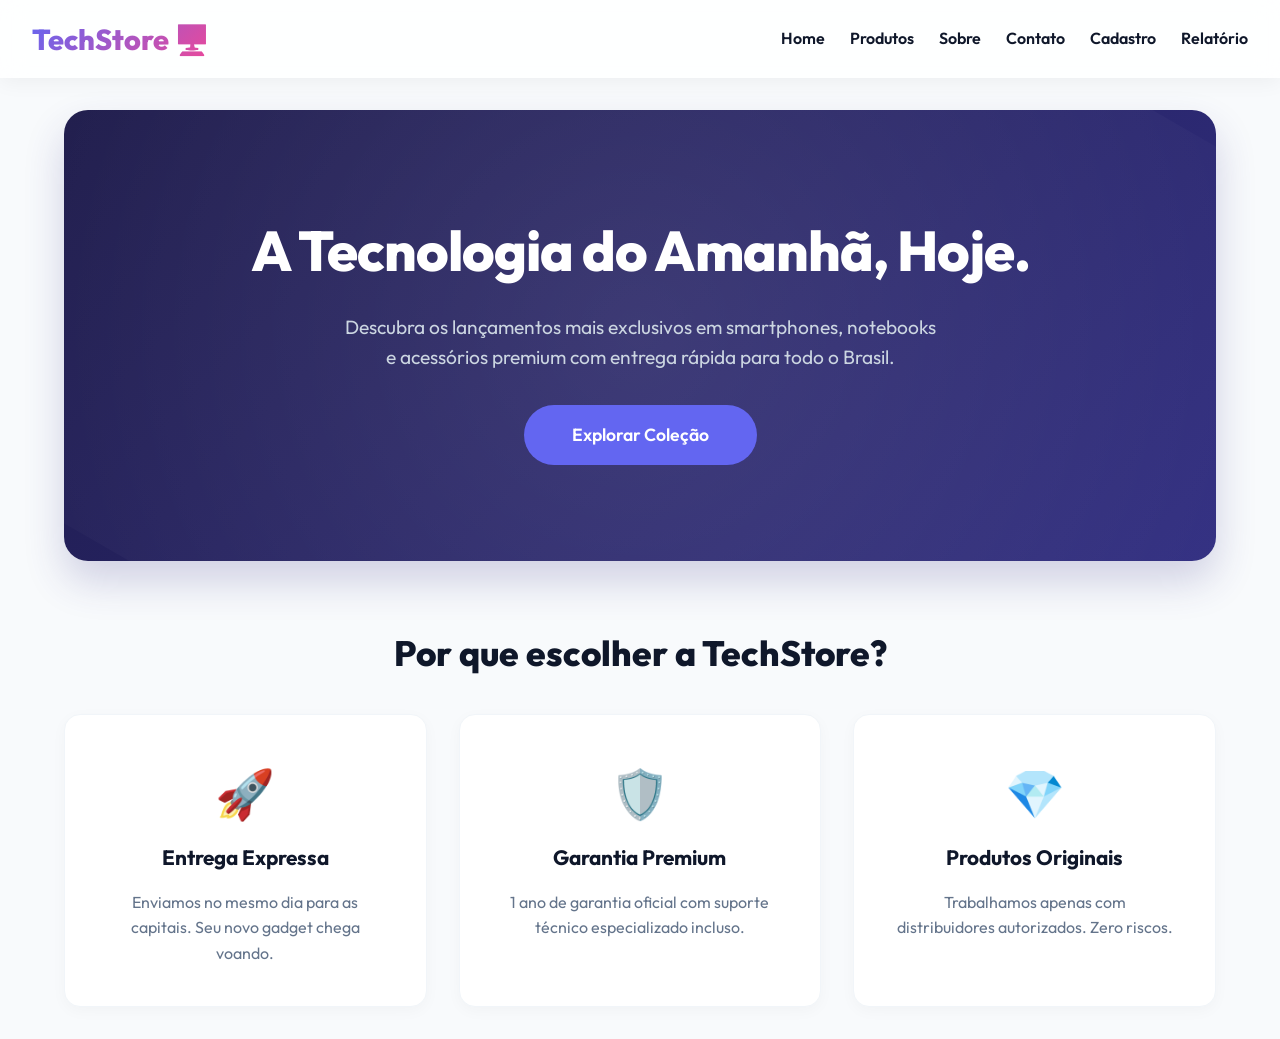
<file: index.html>
<!DOCTYPE html>
<html lang="pt-br">
<head>
    <meta charset="UTF-8">
    <meta name="viewport" content="width=device-width, initial-scale=1.0">
    <title>TechStore - Tecnologia Premium</title>
    <link rel="stylesheet" href="css/style.css">
</head>
<body>
    <header>
        <h1>TechStore 🖥️</h1>
        <nav>
            <ul>
                <li><a href="index.html">Home</a></li>
                <li><a href="produtos.html">Produtos</a></li>
                <li><a href="sobre.html">Sobre</a></li>
                <li><a href="contato.html">Contato</a></li>
                <li><a href="cadastro.html">Cadastro</a></li>
                <li><a href="relatorio.html">Relatório</a></li>
            </ul>
        </nav>
    </header>

    <div class="container">
        <div class="hero">
            <h2>A Tecnologia do Amanhã, Hoje.</h2>
            <p>Descubra os lançamentos mais exclusivos em smartphones, notebooks e acessórios premium com entrega rápida para todo o Brasil.</p>
            <a href="produtos.html" class="btn-primary">Explorar Coleção</a>
        </div>
        
        <h2 style="text-align: center; margin-top: 4rem;">Por que escolher a TechStore?</h2>
        <div class="grid-valores" style="margin-top: 2rem;">
            <div class="card-valor">
                <h1 style="font-size: 3rem; margin-bottom: 10px;">🚀</h1>
                <h3>Entrega Expressa</h3>
                <p style="color: var(--gray);">Enviamos no mesmo dia para as capitais. Seu novo gadget chega voando.</p>
            </div>
            <div class="card-valor">
                <h1 style="font-size: 3rem; margin-bottom: 10px;">🛡️</h1>
                <h3>Garantia Premium</h3>
                <p style="color: var(--gray);">1 ano de garantia oficial com suporte técnico especializado incluso.</p>
            </div>
            <div class="card-valor">
                <h1 style="font-size: 3rem; margin-bottom: 10px;">💎</h1>
                <h3>Produtos Originais</h3>
                <p style="color: var(--gray);">Trabalhamos apenas com distribuidores autorizados. Zero riscos.</p>
            </div>
        </div>
    </div>
</body>
</html>
</file>
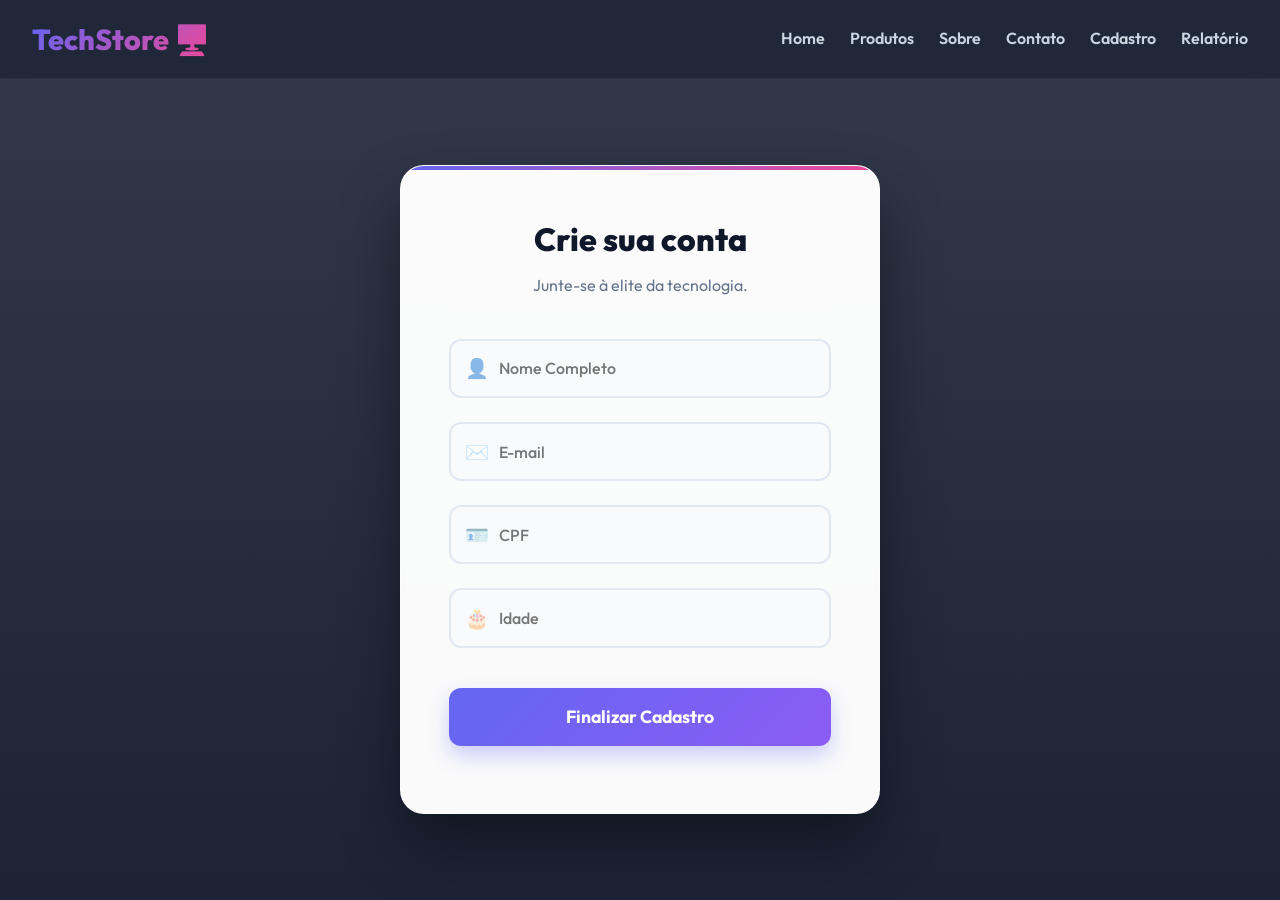
<file: cadastro.html>
<!DOCTYPE html>
<html lang="pt-br">
<head>
    <meta charset="UTF-8">
    <meta name="viewport" content="width=device-width, initial-scale=1.0">
    <title>Cadastro - TechStore</title>
    <link rel="stylesheet" href="css/style.css">
</head>
<body class="page-cadastro">
    <header>
        <h1>TechStore 🖥️</h1>
        <nav>
            <ul>
                <li><a href="index.html">Home</a></li>
                <li><a href="produtos.html">Produtos</a></li>
                <li><a href="sobre.html">Sobre</a></li>
                <li><a href="contato.html">Contato</a></li>
                <li><a href="cadastro.html">Cadastro</a></li>
                <li><a href="relatorio.html">Relatório</a></li>
            </ul>
        </nav>
    </header>

    <div class="cadastro-container">
        <div class="cadastro-card">
            <h2>Crie sua conta</h2>
            <p class="subtitulo">Junte-se à elite da tecnologia.</p>
            
            <form id="formCadastro">
                <div class="input-group">
                    <input type="text" name="nome" placeholder="Nome Completo" required>
                    <span class="icon">👤</span>
                </div>
                <div class="input-group">
                    <input type="email" name="email" placeholder="E-mail" required>
                    <span class="icon">✉️</span>
                </div>
                <div class="input-group">
                    <input type="text" name="cpf" placeholder="CPF" required>
                    <span class="icon">🪪</span>
                </div>
                <div class="input-group">
                    <input type="number" name="idade" placeholder="Idade" min="18" required>
                    <span class="icon">🎂</span>
                </div>
                <button type="submit">Finalizar Cadastro</button>
                <p id="msg"></p>
            </form>
        </div>
    </div>

    <script>
        document.getElementById('formCadastro').addEventListener('submit', async (e) => {
            e.preventDefault(); 
            const form = e.target;
            const msg = document.getElementById('msg');
            
            if (!form.nome.value || !form.email.value || !form.cpf.value || !form.idade.value) {
                msg.style.color = "#ef4444";
                msg.textContent = "Por favor, preencha todos os campos!";
                return;
            }

            const dados = new FormData(form);
            try {
                // Link do Railway correto
                const resposta = await fetch('https://projeto-loja-eletronicos-ads-production.up.railway.app/cadastrar.php', { method: 'POST', body: dados });
                const json = await resposta.json();
                
                msg.style.color = json.ok ? "#10b981" : "#ef4444";
                msg.textContent = json.msg;
                if (json.ok) form.reset(); 
            } catch (erro) {
                msg.style.color = "#ef4444";
                msg.textContent = "Erro de conexão. Tente novamente em instantes.";
            }
        });
    </script>
</body>
</html>
</file>
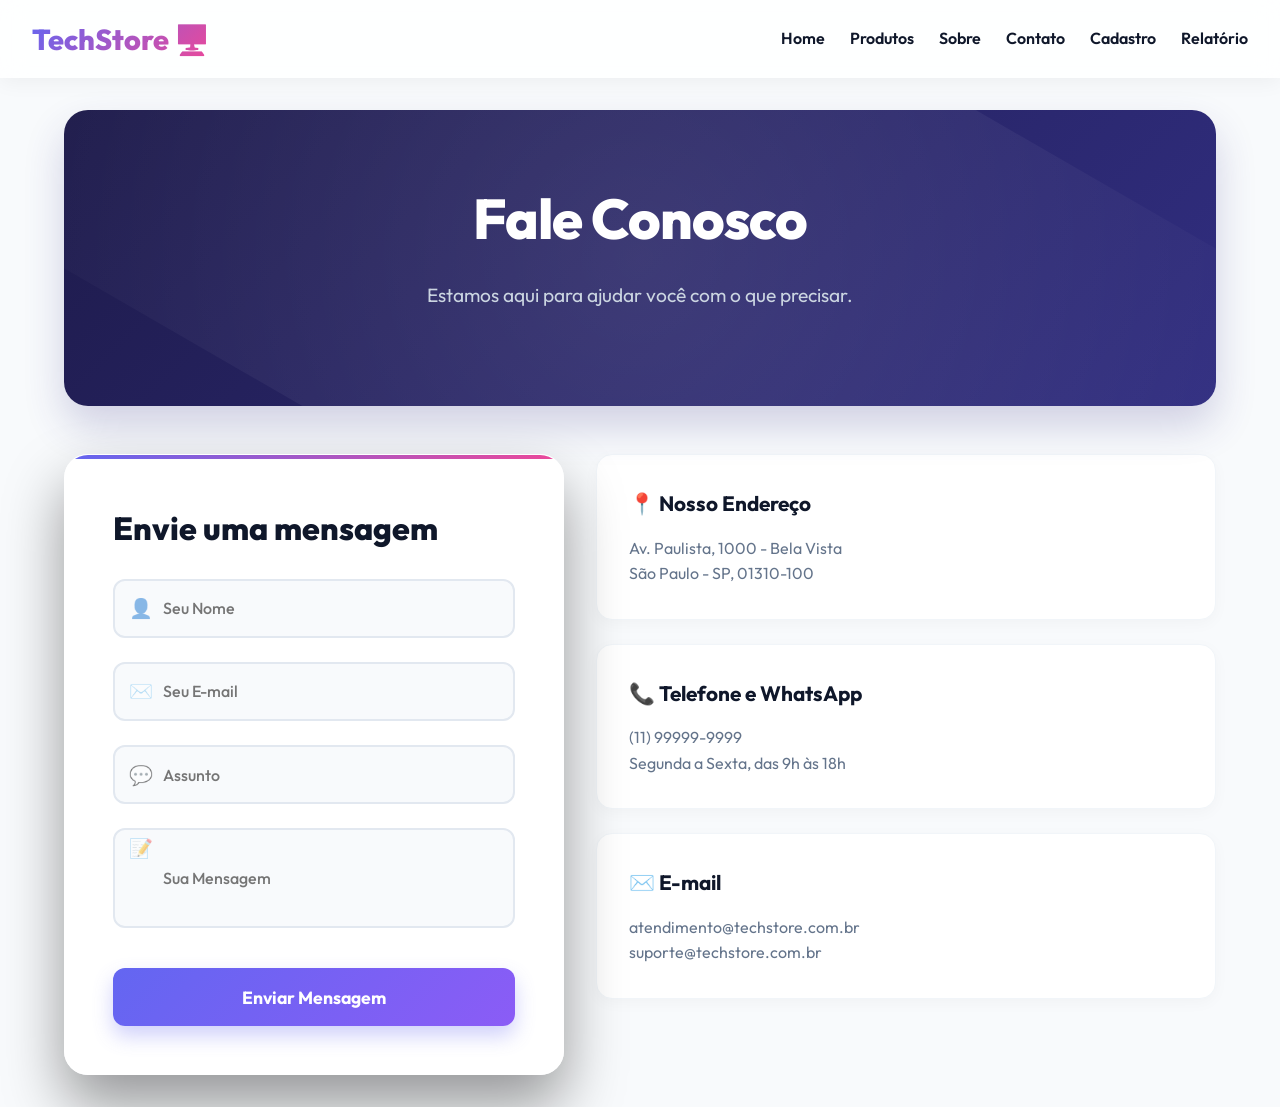
<file: contato.html>
<!DOCTYPE html>
<html lang="pt-br">
<head>
    <meta charset="UTF-8">
    <meta name="viewport" content="width=device-width, initial-scale=1.0">
    <title>Contato - TechStore</title>
    <link rel="stylesheet" href="css/style.css">
</head>
<body>
    <header>
        <h1>TechStore 🖥️</h1>
        <nav>
            <ul>
                <li><a href="index.html">Home</a></li>
                <li><a href="produtos.html">Produtos</a></li>
                <li><a href="sobre.html">Sobre</a></li>
                <li><a href="contato.html">Contato</a></li>
                <li><a href="cadastro.html">Cadastro</a></li>
                <li><a href="relatorio.html">Relatório</a></li>
            </ul>
        </nav>
    </header>

    <div class="container">
        <div class="hero" style="padding: 4rem 1rem;">
            <h2>Fale Conosco</h2>
            <p>Estamos aqui para ajudar você com o que precisar.</p>
        </div>

        <div style="display: flex; gap: 2rem; flex-wrap: wrap; justify-content: center;">
            <!-- Formulário de Contato -->
            <div class="cadastro-card" style="max-width: 500px; margin: 0; animation: none;">
                <h2 style="text-align: left; margin-bottom: 1.5rem;">Envie uma mensagem</h2>
                
                <form id="formContato">
                    <div class="input-group">
                        <input type="text" placeholder="Seu Nome" required>
                        <span class="icon">👤</span>
                    </div>
                    <div class="input-group">
                        <input type="email" placeholder="Seu E-mail" required>
                        <span class="icon">✉️</span>
                    </div>
                    <div class="input-group">
                        <input type="text" placeholder="Assunto" required>
                        <span class="icon">💬</span>
                    </div>
                    <div class="input-group">
                        <input type="text" placeholder="Sua Mensagem" required style="height: 100px;">
                        <span class="icon" style="top: 20px;">📝</span>
                    </div>
                    <button type="submit">Enviar Mensagem</button>
                    
                    <!-- A nova mensagem de sucesso -->
                    <div id="msgContato" style="display: none; margin-top: 1.5rem; padding: 1rem; background: #dcfce7; color: #166534; border-radius: 8px; text-align: center; font-weight: 600; border: 1px solid #bbf7d0;">
                        ✅ Mensagem enviada com sucesso! Entraremos em contato em breve.
                    </div>
                </form>
            </div>

            <!-- Informações de Contato -->
            <div style="flex: 1; min-width: 300px; display: flex; flex-direction: column; gap: 1.5rem;">
                <div class="card-valor" style="text-align: left; padding: 2rem;">
                    <h3>📍 Nosso Endereço</h3>
                    <p style="color: var(--gray);">Av. Paulista, 1000 - Bela Vista<br>São Paulo - SP, 01310-100</p>
                </div>
                <div class="card-valor" style="text-align: left; padding: 2rem;">
                    <h3>📞 Telefone e WhatsApp</h3>
                    <p style="color: var(--gray);">(11) 99999-9999<br>Segunda a Sexta, das 9h às 18h</p>
                </div>
                <div class="card-valor" style="text-align: left; padding: 2rem;">
                    <h3>✉️ E-mail</h3>
                    <p style="color: var(--gray);">atendimento@techstore.com.br<br>suporte@techstore.com.br</p>
                </div>
            </div>
        </div>
    </div>

    <!-- Script para fazer a mensagem aparecer sem pular a tela -->
    <script>
        document.getElementById('formContato').addEventListener('submit', function(e) {
            e.preventDefault(); // Impede o envio real e o recarregamento da página
            const msg = document.getElementById('msgContato');
            
            this.reset(); // Limpa os campos do formulário
            
            // Mostra a mensagem e some depois de 4 segundos
            msg.style.display = 'block';
            setTimeout(() => {
                msg.style.display = 'none';
            }, 4000);
        });
    </script>
</body>
</html>
</file>
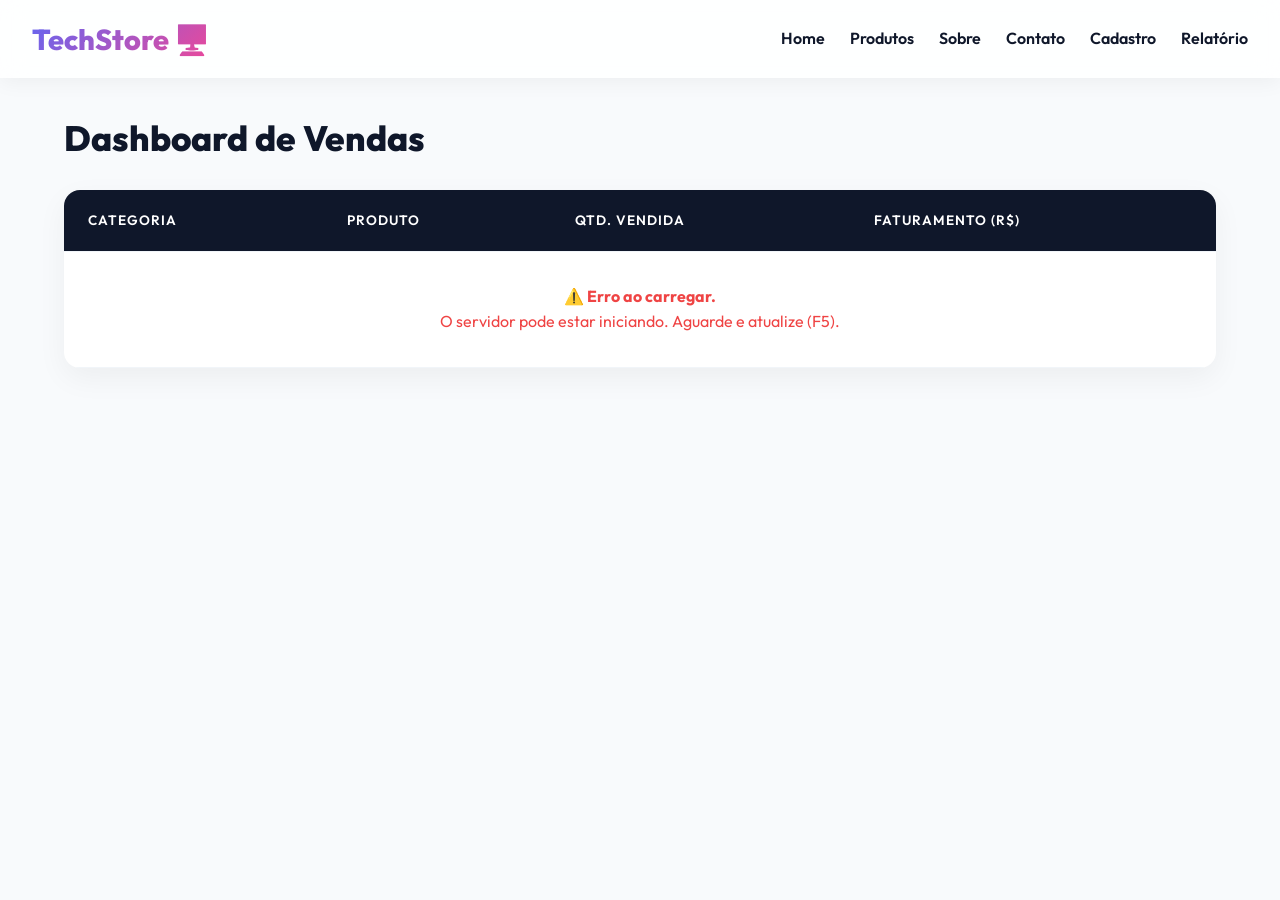
<file: relatorio.html>
<!DOCTYPE html>
<html lang="pt-br">
<head>
    <meta charset="UTF-8">
    <meta name="viewport" content="width=device-width, initial-scale=1.0">
    <title>Relatório - TechStore</title>
    <link rel="stylesheet" href="css/style.css">
</head>
<body>
    <header>
        <h1>TechStore 🖥️</h1>
        <nav>
            <ul>
                <li><a href="index.html">Home</a></li>
                <li><a href="produtos.html">Produtos</a></li>
                <li><a href="sobre.html">Sobre</a></li>
                <li><a href="contato.html">Contato</a></li>
                <li><a href="cadastro.html">Cadastro</a></li>
                <li><a href="relatorio.html">Relatório</a></li>
            </ul>
        </nav>
    </header>

    <div class="container">
        <h2>Dashboard de Vendas</h2>
        <table id="tabelaRelatorio">
            <thead>
                <tr>
                    <th>Categoria</th>
                    <th>Produto</th>
                    <th>Qtd. Vendida</th>
                    <th>Faturamento (R$)</th>
                </tr>
            </thead>
            <tbody>
            </tbody>
        </table>
    </div>

    <script>
        async function carregarRelatorio() {
            try {
                // Link do Railway correto
                const resposta = await fetch('https://projeto-loja-eletronicos-ads-production.up.railway.app/relatorio.php');
                
                if (!resposta.ok) throw new Error("Servidor PHP offline");
                
                const dados = await resposta.json();
                const tbody = document.querySelector('#tabelaRelatorio tbody');
                tbody.innerHTML = ''; 

                dados.forEach(item => {
                    const tr = document.createElement('tr');
                    tr.innerHTML = `
                        <td>${item.categoria}</td>
                        <td>${item.produto}</td>
                        <td>${item.qtd_vendida}</td>
                        <td>R$ ${parseFloat(item.faturamento).toFixed(2).replace('.', ',')}</td>
                    `;
                    tbody.appendChild(tr);
                });
            } catch (erro) {
                const tbody = document.querySelector('#tabelaRelatorio tbody');
                tbody.innerHTML = `
                    <tr>
                        <td colspan="4" style="text-align: center; padding: 2rem; color: #ef4444;">
                            <strong>⚠️ Erro ao carregar.</strong><br>
                            O servidor pode estar iniciando. Aguarde e atualize (F5).
                        </td>
                    </tr>
                `;
            }
        }
        carregarRelatorio();
    </script>
</body>
</html>
</file>
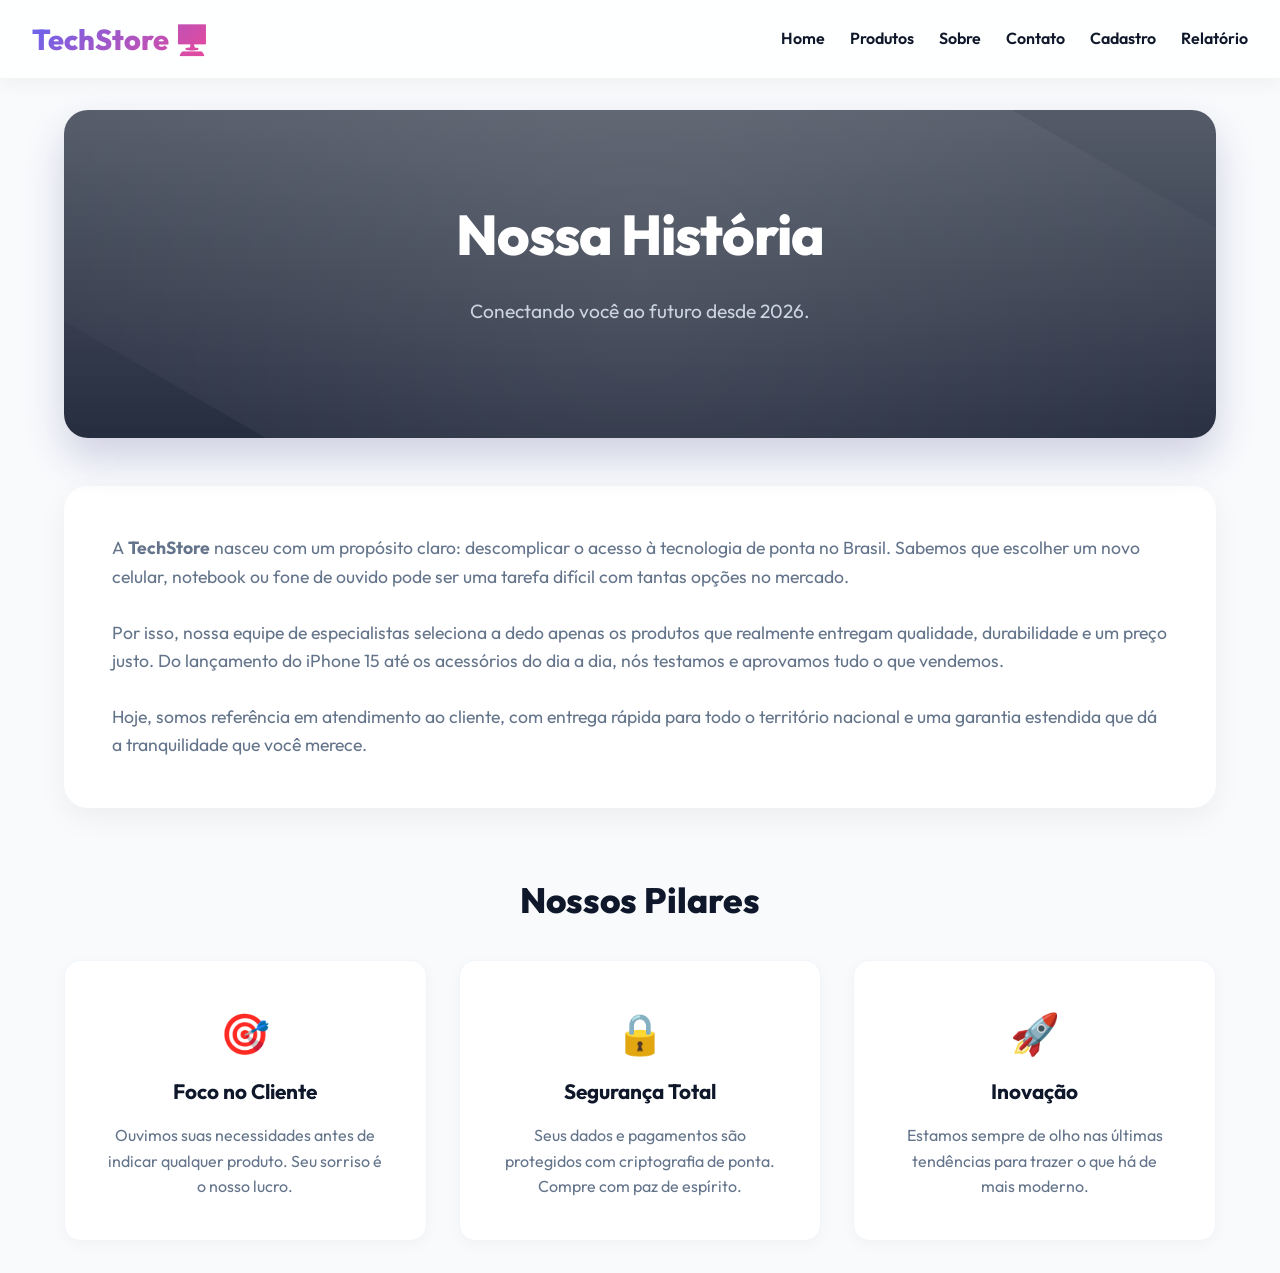
<file: sobre.html>
<!DOCTYPE html>
<html lang="pt-br">
<head>
    <meta charset="UTF-8">
    <meta name="viewport" content="width=device-width, initial-scale=1.0">
    <title>Sobre - TechStore</title>
    <link rel="stylesheet" href="css/style.css">
</head>
<body>
    <header>
        <h1>TechStore 🖥️</h1>
        <nav>
            <ul>
                <li><a href="index.html">Home</a></li>
                <li><a href="produtos.html">Produtos</a></li>
                <li><a href="sobre.html">Sobre</a></li>
                <li><a href="contato.html">Contato</a></li>
                <li><a href="cadastro.html">Cadastro</a></li>
                <li><a href="relatorio.html">Relatório</a></li>
            </ul>
        </nav>
    </header>

    <div class="container">
        <div class="hero" style="padding: 5rem 1rem; background: linear-gradient(rgba(15, 23, 42, 0.7), rgba(15, 23, 42, 0.9)), url('https://images.unsplash.com/photo-1522071820081-009f0129c71c?auto=format&fit=crop&w=1600&q=80') no-repeat center center/cover;">
            <h2>Nossa História</h2>
            <p>Conectando você ao futuro desde 2026.</p>
        </div>

        <div class="sobre-texto">
            <p>A <strong>TechStore</strong> nasceu com um propósito claro: descomplicar o acesso à tecnologia de ponta no Brasil. Sabemos que escolher um novo celular, notebook ou fone de ouvido pode ser uma tarefa difícil com tantas opções no mercado.</p>
            <br>
            <p>Por isso, nossa equipe de especialistas seleciona a dedo apenas os produtos que realmente entregam qualidade, durabilidade e um preço justo. Do lançamento do iPhone 15 até os acessórios do dia a dia, nós testamos e aprovamos tudo o que vendemos.</p>
            <br>
            <p>Hoje, somos referência em atendimento ao cliente, com entrega rápida para todo o território nacional e uma garantia estendida que dá a tranquilidade que você merece.</p>
        </div>

        <h2 style="text-align: center; margin-top: 4rem; margin-bottom: 2rem;">Nossos Pilares</h2>
        <div class="grid-valores">
            <div class="card-valor">
                <h1 style="font-size: 2.5rem; margin-bottom: 10px;">🎯</h1>
                <h3>Foco no Cliente</h3>
                <p style="color: var(--gray);">Ouvimos suas necessidades antes de indicar qualquer produto. Seu sorriso é o nosso lucro.</p>
            </div>
            <div class="card-valor">
                <h1 style="font-size: 2.5rem; margin-bottom: 10px;">🔒</h1>
                <h3>Segurança Total</h3>
                <p style="color: var(--gray);">Seus dados e pagamentos são protegidos com criptografia de ponta. Compre com paz de espírito.</p>
            </div>
            <div class="card-valor">
                <h1 style="font-size: 2.5rem; margin-bottom: 10px;">🚀</h1>
                <h3>Inovação</h3>
                <p style="color: var(--gray);">Estamos sempre de olho nas últimas tendências para trazer o que há de mais moderno.</p>
            </div>
        </div>
    </div>
</body>
</html>
</file>
<file: css/style.css>
@import url('https://fonts.googleapis.com/css2?family=Outfit:wght@300;400;600;800&display=swap');

:root {
    --primary: #6366f1;
    --primary-hover: #4f46e5;
    --dark: #0f172a;
    --light: #f8fafc;
    --gray: #64748b;
}

* { margin: 0; padding: 0; box-sizing: border-box; font-family: 'Outfit', sans-serif; }
body { background-color: var(--light); color: var(--dark); line-height: 1.6; }

/* MENU DE VIDRO */
header { 
    background: rgba(255, 255, 255, 0.85); 
    backdrop-filter: blur(12px);
    -webkit-backdrop-filter: blur(12px);
    color: var(--dark); padding: 1rem 2rem; 
    display: flex; justify-content: space-between; align-items: center; flex-wrap: wrap; 
    box-shadow: 0 4px 20px rgba(0,0,0,0.05); 
    position: sticky; top: 0; z-index: 100; 
}
header h1 { font-size: 1.8rem; font-weight: 800; background: linear-gradient(135deg, var(--primary), #ec4899); -webkit-background-clip: text; -webkit-text-fill-color: transparent; }
nav ul { list-style: none; display: flex; gap: 25px; flex-wrap: wrap; }
nav a { color: var(--dark); text-decoration: none; font-weight: 600; font-size: 1rem; transition: 0.3s; }
nav a:hover { color: var(--primary); }

/* CONTAINER */
.container { max-width: 1200px; margin: 2rem auto; padding: 0 1.5rem; }
h2 { margin-bottom: 1.5rem; color: var(--dark); font-size: 2.2rem; font-weight: 800; }

/* HERO BANNER */
.hero { background: linear-gradient(135deg, #1e1b4b 0%, #312e81 100%); color: #fff; text-align: center; padding: 6rem 1rem; border-radius: 24px; margin-bottom: 3rem; box-shadow: 0 20px 40px rgba(49, 46, 129, 0.2); position: relative; overflow: hidden; }
.hero::before { content: ''; position: absolute; top: -50%; left: -50%; width: 200%; height: 200%; background: radial-gradient(circle, rgba(255,255,255,0.1) 0%, transparent 60%); transform: rotate(30deg); pointer-events: none; }
.hero h2 { color: #fff; font-size: 3.5rem; margin-bottom: 1rem; font-weight: 800; letter-spacing: -1px; position: relative; z-index: 1; }
.hero p { font-size: 1.2rem; margin-bottom: 2rem; color: #cbd5e1; max-width: 600px; margin-inline: auto; position: relative; z-index: 1; }
.btn-primary { background: var(--primary); color: #fff; padding: 1rem 3rem; text-decoration: none; border-radius: 50px; font-weight: 600; font-size: 1.1rem; transition: 0.3s; display: inline-block; border: none; cursor: pointer; position: relative; z-index: 1; }
.btn-primary:hover { background: var(--primary-hover); transform: translateY(-3px); box-shadow: 0 10px 20px rgba(99, 102, 241, 0.4); }

/* CARDS DE PRODUTOS */
.filtros { display: flex; gap: 15px; justify-content: center; margin-bottom: 3rem; flex-wrap: wrap; }
.btn-filtro { padding: 0.6rem 1.5rem; border: 2px solid #e2e8f0; background: #fff; color: var(--gray); border-radius: 50px; font-weight: 600; cursor: pointer; transition: 0.3s; font-family: inherit; font-size: 0.95rem; }
.btn-filtro:hover, .btn-filtro.ativo { background: var(--primary); border-color: var(--primary); color: #fff; box-shadow: 0 4px 12px rgba(99, 102, 241, 0.3); }
.grid-produtos { display: grid; grid-template-columns: repeat(auto-fill, minmax(260px, 1fr)); gap: 2rem; }
.card-produto { background: #fff; border-radius: 16px; overflow: hidden; box-shadow: 0 4px 15px rgba(0,0,0,0.03); transition: 0.3s; position: relative; display: flex; flex-direction: column; border: 1px solid #f1f5f9; }
.card-produto:hover { transform: translateY(-10px); box-shadow: 0 20px 40px rgba(0,0,0,0.08); border-color: #e2e8f0; }
.card-produto img { width: 100%; height: 220px; object-fit: cover; transition: 0.5s; }
.card-produto:hover img { transform: scale(1.05); }
.card-info { padding: 1.5rem; flex-grow: 1; display: flex; flex-direction: column; }
.tag { position: absolute; top: 15px; left: 15px; background: rgba(255,255,255,0.9); backdrop-filter: blur(4px); color: var(--primary); padding: 5px 12px; border-radius: 50px; font-size: 0.75rem; font-weight: 800; text-transform: uppercase; letter-spacing: 1px; }
.card-produto h3 { margin-bottom: 0.5rem; font-size: 1.1rem; color: var(--dark); font-weight: 600; }
.preco { color: var(--primary); font-weight: 800; font-size: 1.6rem; margin-bottom: 1.5rem; margin-top: auto; }
.btn-comprar { display: block; text-align: center; background: var(--dark); color: #fff; padding: 0.8rem; text-decoration: none; border-radius: 8px; font-weight: 600; transition: 0.3s; }
.btn-comprar:hover { background: var(--primary); }

/* =========================================
   NOVA TELA DE CADASTRO IMERSIVA
   ========================================= */
body.page-cadastro {
    background: linear-gradient(rgba(15, 23, 42, 0.85), rgba(15, 23, 42, 0.95)), url('https://images.unsplash.com/photo-1451187580459-43490279c0fa?auto=format&fit=crop&w=1920&q=80') no-repeat center center/cover;
    background-attachment: fixed;
    min-height: 100vh;
    display: flex;
    flex-direction: column;
}

/* Header transparente na tela de cadastro */
body.page-cadastro header {
    background: rgba(15, 23, 42, 0.5);
    box-shadow: none;
    border-bottom: 1px solid rgba(255,255,255,0.05);
}
body.page-cadastro header h1 { color: #fff; }
body.page-cadastro nav a { color: #cbd5e1; }
body.page-cadastro nav a:hover { color: #fff; }

.cadastro-container {
    flex: 1;
    display: flex;
    align-items: center;
    justify-content: center;
    padding: 3rem 1.5rem;
}

.cadastro-card {
    background: rgba(255, 255, 255, 0.98);
    backdrop-filter: blur(20px);
    border: 1px solid rgba(255, 255, 255, 0.2);
    border-radius: 24px;
    padding: 3rem;
    width: 100%;
    max-width: 480px;
    box-shadow: 0 30px 60px rgba(0, 0, 0, 0.4), inset 0 1px 0 rgba(255,255,255,0.8);
    animation: slideUpFade 0.8s cubic-bezier(0.16, 1, 0.3, 1) forwards;
    position: relative;
    overflow: hidden;
}

/* Efeito de brilho no topo do card */
.cadastro-card::before {
    content: '';
    position: absolute;
    top: 0; left: 0; right: 0;
    height: 4px;
    background: linear-gradient(90deg, #6366f1, #ec4899, #6366f1);
    background-size: 200% 100%;
    animation: gradientMove 3s linear infinite;
}

@keyframes slideUpFade {
    from { opacity: 0; transform: translateY(40px); }
    to { opacity: 1; transform: translateY(0); }
}

@keyframes gradientMove {
    0% { background-position: 100% 0; }
    100% { background-position: -100% 0; }
}

.cadastro-card h2 {
    text-align: center;
    font-size: 2rem;
    margin-bottom: 0.5rem;
    color: var(--dark);
}
.cadastro-card p.subtitulo {
    text-align: center;
    color: var(--gray);
    margin-bottom: 2.5rem;
    font-size: 1rem;
}

.input-group {
    position: relative;
    margin-bottom: 1.5rem;
}

.input-group span.icon {
    position: absolute;
    left: 1rem;
    top: 50%;
    transform: translateY(-50%);
    font-size: 1.2rem;
    opacity: 0.5;
    transition: 0.3s;
}

.input-group input {
    width: 100%;
    padding: 1.1rem 1rem 1.1rem 3rem;
    border: 2px solid #e2e8f0;
    border-radius: 12px;
    font-size: 1rem;
    font-weight: 500;
    transition: all 0.3s ease;
    background: var(--light);
    color: var(--dark);
    font-family: inherit;
}

.input-group input:focus {
    border-color: var(--primary);
    outline: none;
    background: #fff;
    box-shadow: 0 0 0 4px rgba(99, 102, 241, 0.15);
}

.input-group input:focus + span.icon {
    opacity: 1;
    transform: translateY(-50%) scale(1.1);
}

/* Botão do form dentro do card */
.cadastro-card button[type="submit"] {
    width: 100%;
    padding: 1.1rem;
    background: linear-gradient(135deg, var(--primary), #8b5cf6);
    color: #fff;
    border: none;
    border-radius: 12px;
    font-size: 1.1rem;
    font-weight: 700;
    cursor: pointer;
    transition: 0.3s;
    margin-top: 1rem;
    box-shadow: 0 10px 20px rgba(99, 102, 241, 0.3);
}

.cadastro-card button[type="submit"]:hover {
    transform: translateY(-3px);
    box-shadow: 0 15px 25px rgba(99, 102, 241, 0.4);
    filter: brightness(1.05);
}

#msg { text-align: center; margin-top: 1.2rem; font-weight: 700; font-size: 0.95rem; }

/* RELATÓRIO */
table { width: 100%; border-collapse: collapse; background: #fff; box-shadow: 0 10px 30px rgba(0,0,0,0.05); border-radius: 16px; overflow: hidden; }
th, td { padding: 1.2rem 1.5rem; text-align: left; border-bottom: 1px solid #f1f5f9; }
th { background: var(--dark); color: #fff; font-weight: 600; text-transform: uppercase; font-size: 0.85rem; letter-spacing: 1px; }
tr:hover { background-color: #f8fafc; }

/* SOBRE */
.sobre-texto { background: #fff; padding: 3rem; border-radius: 24px; box-shadow: 0 10px 30px rgba(0,0,0,0.05); margin-bottom: 3rem; font-size: 1.1rem; color: var(--gray); }
.grid-valores { display: grid; grid-template-columns: repeat(auto-fit, minmax(280px, 1fr)); gap: 2rem; }
.card-valor { background: #fff; padding: 2.5rem; border-radius: 16px; box-shadow: 0 4px 15px rgba(0,0,0,0.03); text-align: center; border: 1px solid #f1f5f9; transition: 0.3s; }
.card-valor:hover { transform: translateY(-5px); border-color: var(--primary); }
.card-valor h3 { margin-bottom: 15px; color: var(--dark); font-size: 1.3rem; }

/* RESPONSIVO */
@media (max-width: 768px) {
    header { flex-direction: column; gap: 15px; padding: 1rem; }
    nav ul { justify-content: center; gap: 15px; }
    .hero { padding: 4rem 1rem; }
    .hero h2 { font-size: 2.2rem; }
    table { font-size: 0.85rem; display: block; overflow-x: auto; }
    .cadastro-card { padding: 2rem; }
}
</file>
